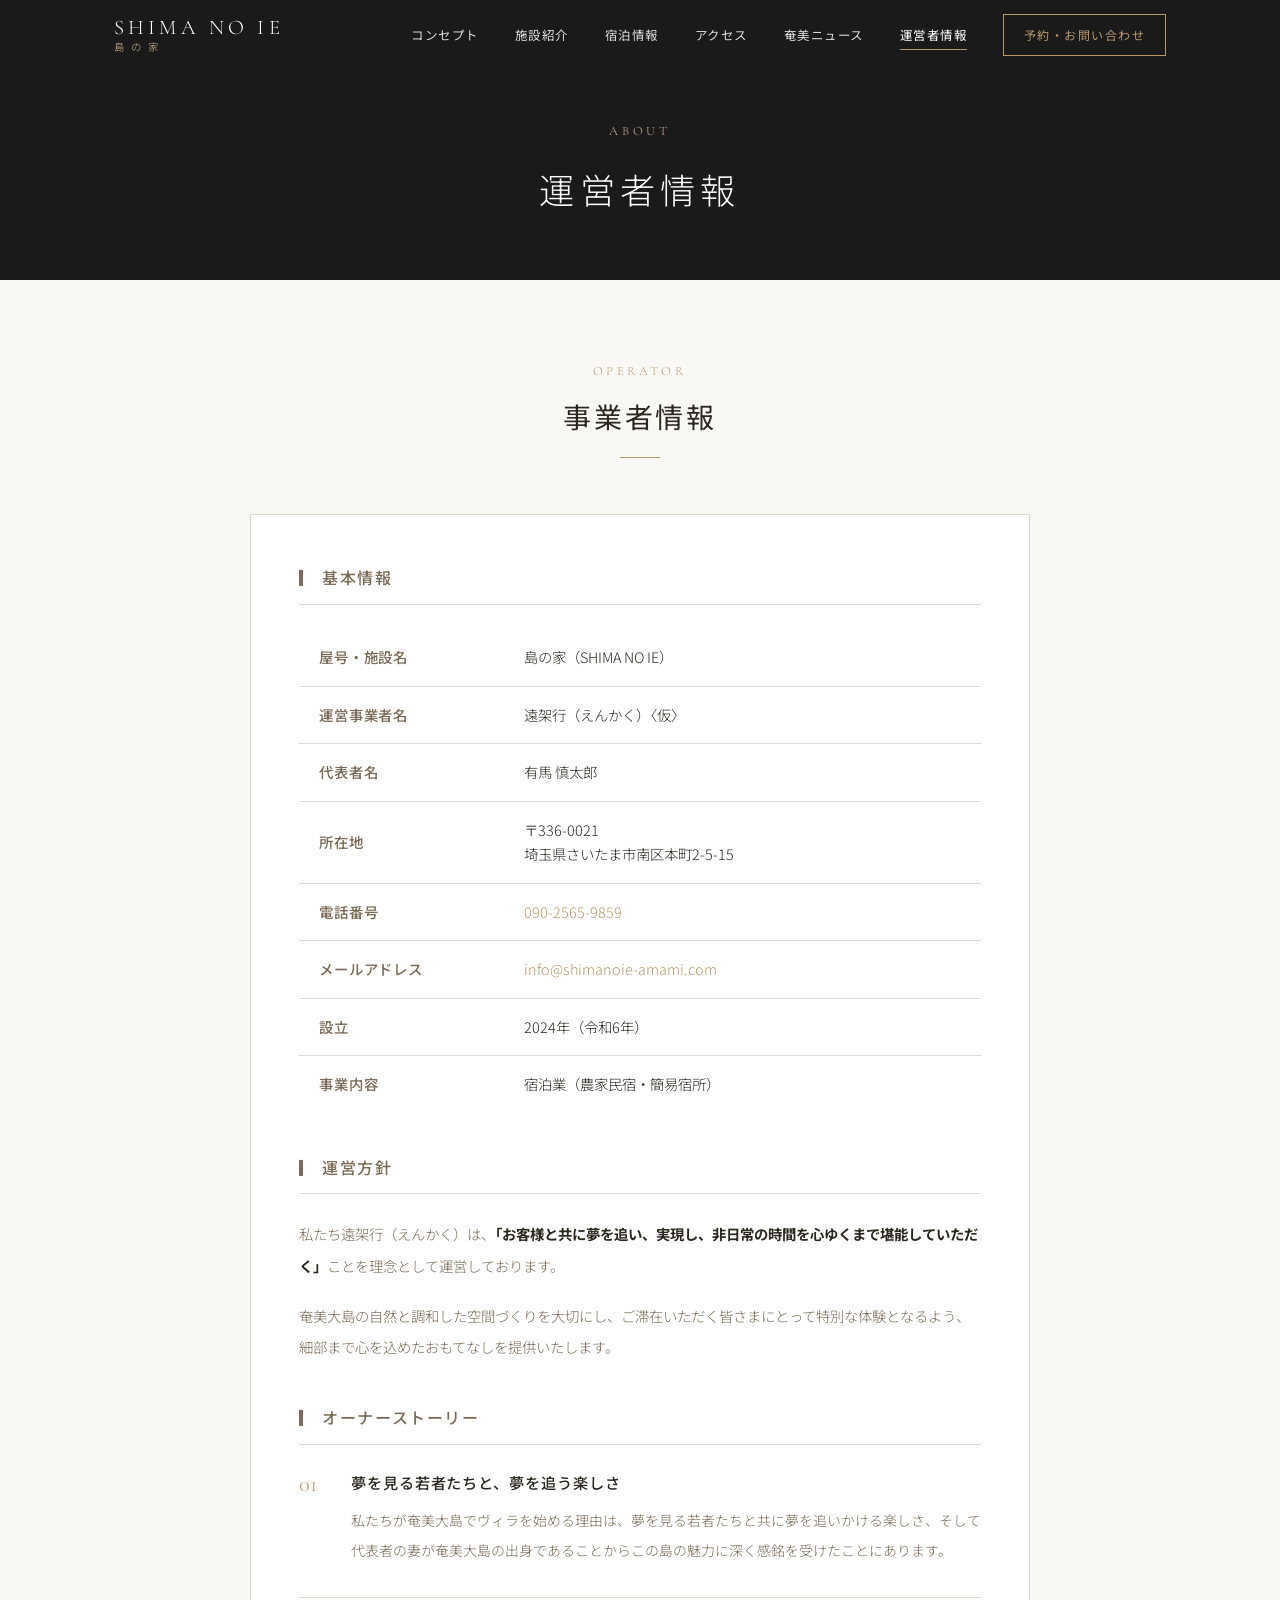
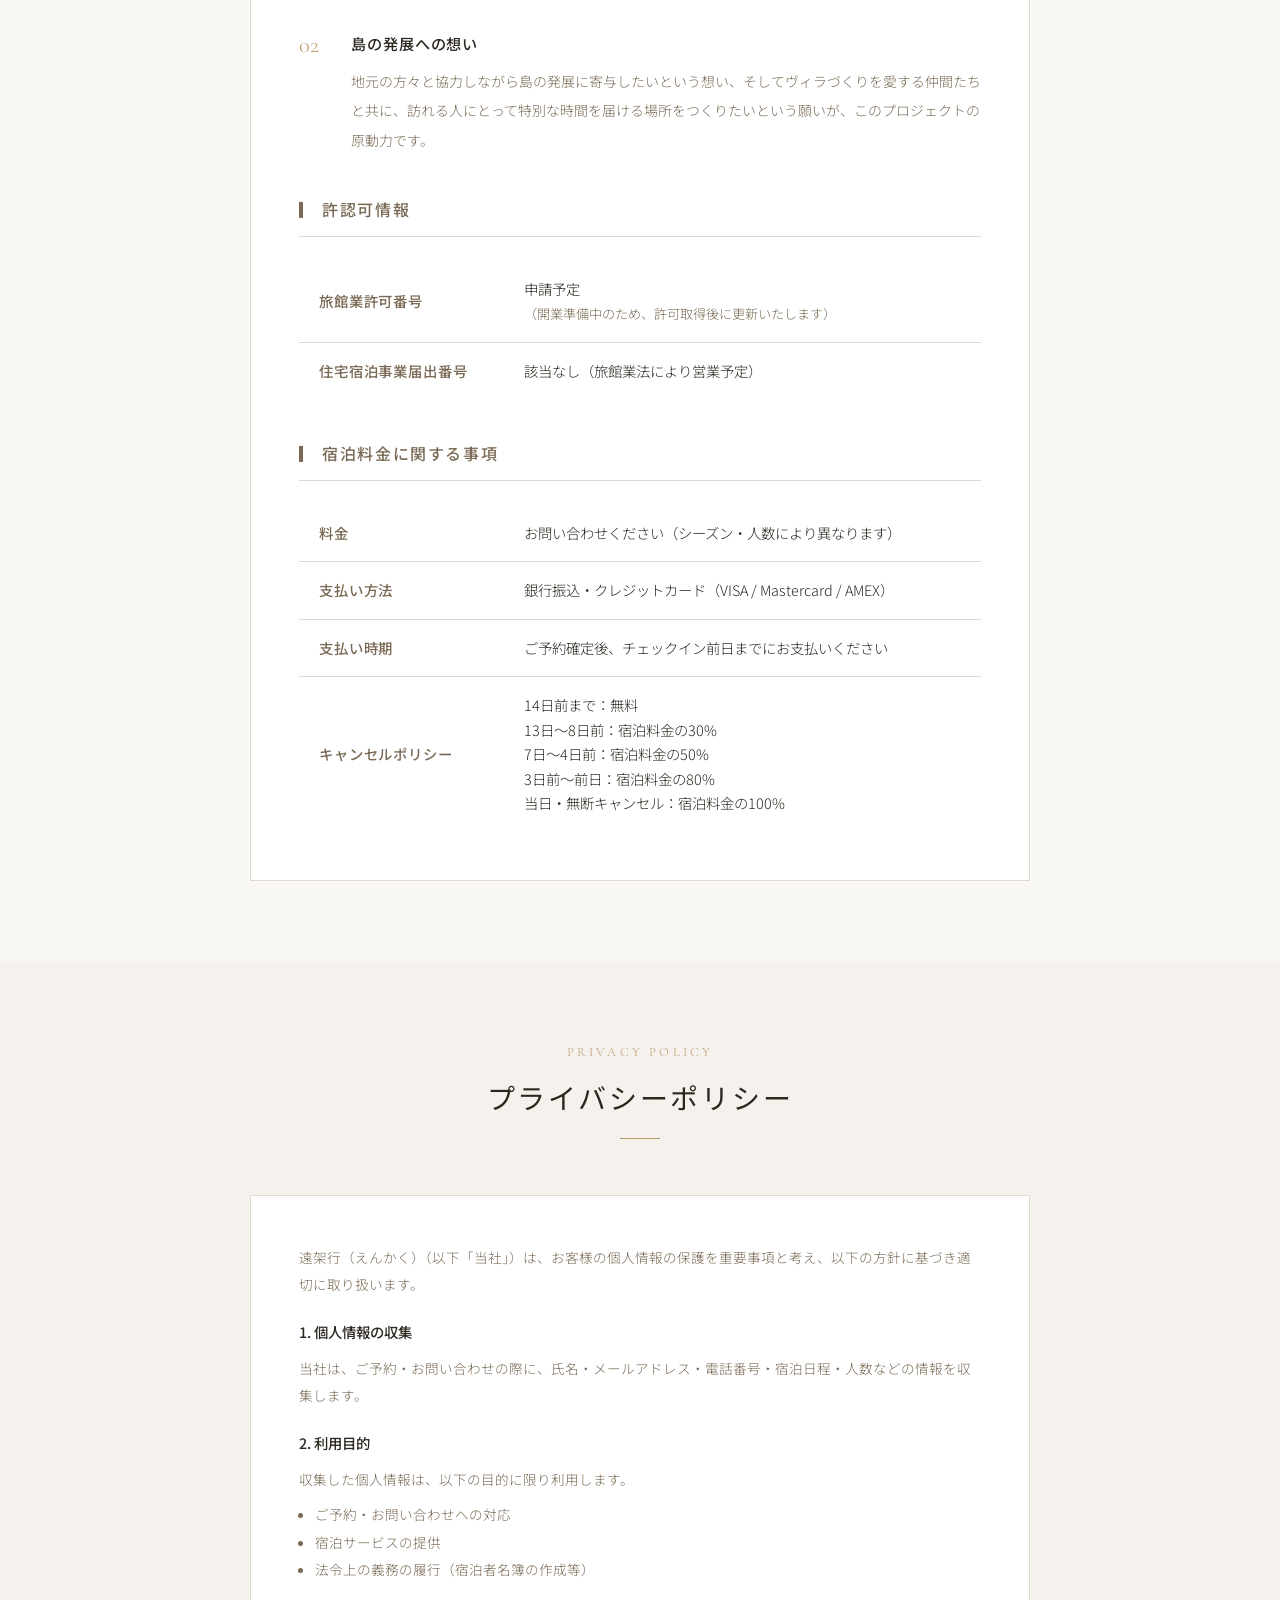
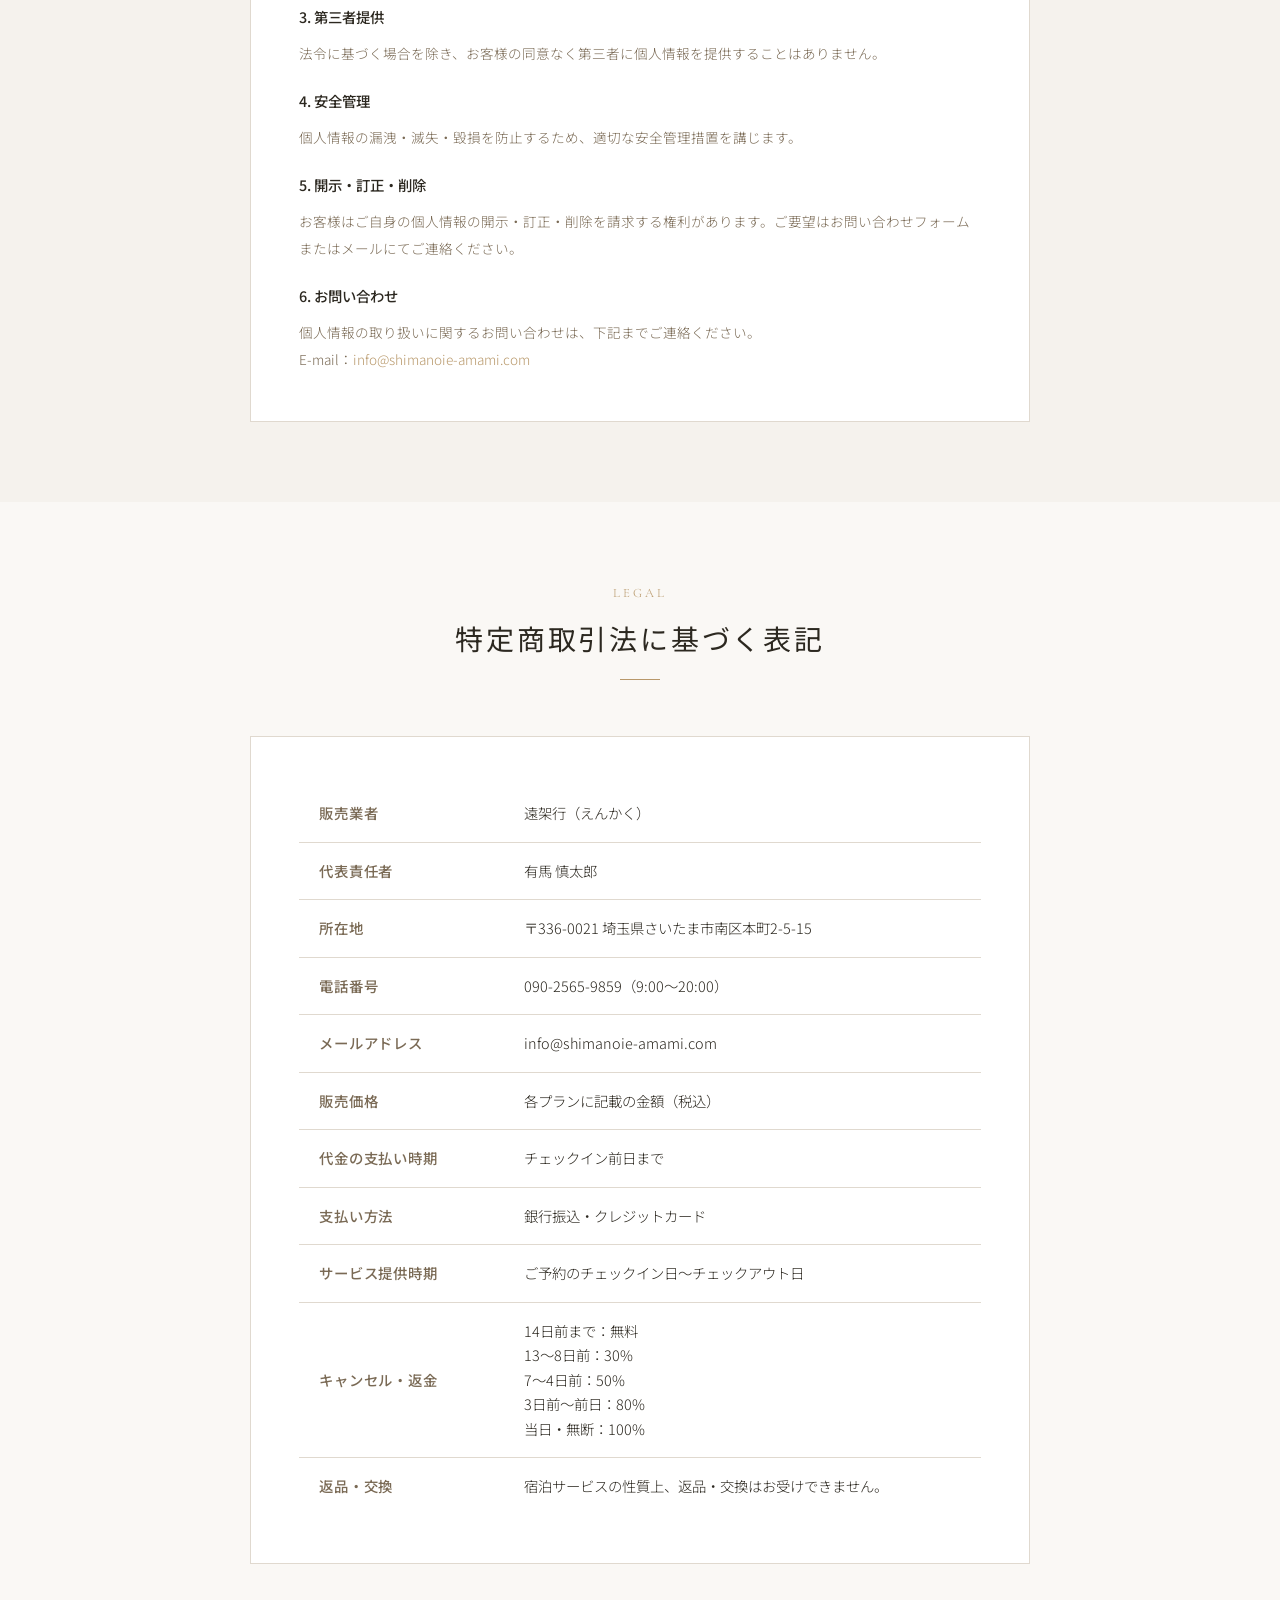
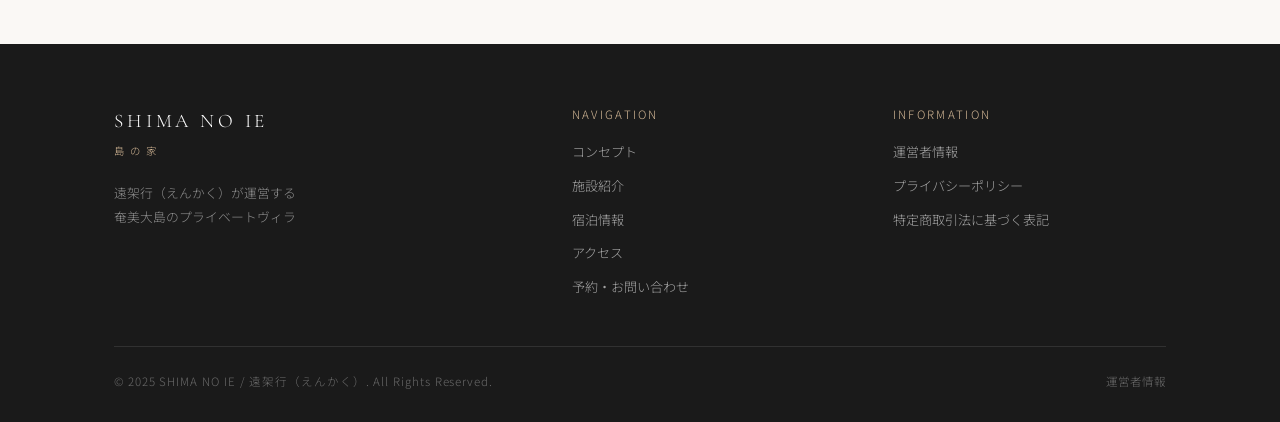
<file: about.html>
<!DOCTYPE html>
<html lang="ja">
<head>
  <meta charset="UTF-8">
  <meta name="viewport" content="width=device-width, initial-scale=1.0">
  <title>運営者情報｜SHIMA NO IE - 島の家</title>
  <meta name="description" content="遠架行（えんかく）の運営者情報・運営方針・オーナーストーリー・プライバシーポリシー・特定商取引法に基づく表記。">
  <link rel="stylesheet" href="styles.css">
  <style>
    .about-section-title {
      font-size: 1rem;
      font-weight: 500;
      letter-spacing: 0.1em;
      color: var(--color-accent);
      margin-bottom: 24px;
      padding-bottom: 12px;
      border-bottom: 1px solid var(--color-border);
    }
    .policy-text {
      font-size: 0.85rem;
      line-height: 2;
      color: var(--color-accent);
    }
    .policy-text h4 {
      font-size: 0.9rem;
      font-weight: 500;
      color: var(--color-text);
      margin: 20px 0 8px;
    }
    /* 運営方針・ストーリーブロック */
    .about-narrative {
      font-size: 0.9rem;
      line-height: 2.2;
      color: var(--color-accent);
    }
    .about-narrative p {
      margin-bottom: 18px;
    }
    .about-narrative p:last-child {
      margin-bottom: 0;
    }
    .about-story-item {
      display: grid;
      grid-template-columns: 32px 1fr;
      gap: 0 20px;
      margin-bottom: 32px;
      padding-bottom: 32px;
      border-bottom: 1px solid var(--color-border);
    }
    .about-story-item:last-child {
      margin-bottom: 0;
      padding-bottom: 0;
      border-bottom: none;
    }
    .about-story-item__num {
      font-family: var(--font-serif);
      font-size: 1.4rem;
      font-weight: 300;
      color: var(--color-gold);
      line-height: 1.3;
    }
    .about-story-item__title {
      font-size: 0.95rem;
      font-weight: 500;
      letter-spacing: 0.06em;
      color: var(--color-text);
      margin-bottom: 10px;
    }
    .about-story-item__text {
      font-size: 0.87rem;
      line-height: 2.1;
      color: var(--color-accent);
    }
    @media (max-width: 768px) {
      .about-story-item {
        grid-template-columns: 28px 1fr;
        gap: 0 14px;
      }
    }
  </style>
</head>
<body>

  <!-- ヘッダー -->
  <header class="site-header solid" id="site-header">
    <div class="header-inner">
      <a href="index.html" class="site-logo">
        <span class="site-logo__en">SHIMA NO IE</span>
        <span class="site-logo__jp">島 の 家</span>
      </a>
      <nav class="site-nav">
        <a href="concept.html">コンセプト</a>
        <a href="facility.html">施設紹介</a>
        <a href="stay-info.html">宿泊情報</a>
        <a href="access.html">アクセス</a>
        <a href="news.html">奄美ニュース</a>
        <a href="about.html" class="active">運営者情報</a>
        <a href="contact.html" class="nav-cta">予約・お問い合わせ</a>
      </nav>
      <button class="hamburger" id="hamburger" aria-label="メニューを開く">
        <span></span><span></span><span></span>
      </button>
    </div>
  </header>
  <nav class="mobile-nav" id="mobile-nav">
    <a href="concept.html">コンセプト</a>
    <a href="facility.html">施設紹介</a>
    <a href="stay-info.html">宿泊情報</a>
    <a href="access.html">アクセス</a>
    <a href="news.html">奄美ニュース</a>
    <a href="about.html">運営者情報</a>
    <a href="contact.html">予約・お問い合わせ</a>
  </nav>

  <!-- ページヒーロー -->
  <div class="page-hero">
    <div class="page-hero__content">
      <span class="page-hero__label">About</span>
      <h1 class="page-hero__title">運営者情報</h1>
    </div>
  </div>

  <!-- ============================================================
       事業者情報
       ============================================================ -->
  <section class="section">
    <div class="container">
      <div class="section-header fade-in">
        <span class="section-label">Operator</span>
        <h2 class="section-title">事業者情報</h2>
      </div>

      <div class="about-box fade-in">
        <h3 class="about-section-title">▎ 基本情報</h3>
        <table class="info-table" style="margin-bottom:40px;">
          <tbody>
            <tr>
              <th>屋号・施設名</th>
              <td>島の家（SHIMA NO IE）</td>
            </tr>
            <tr>
              <th>運営事業者名</th>
              <td>遠架行（えんかく）〈仮〉</td>
            </tr>
            <tr>
              <th>代表者名</th>
              <td>有馬 慎太郎</td>
            </tr>
            <tr>
              <th>所在地</th>
              <td>
                〒336-0021<br>
                埼玉県さいたま市南区本町2-5-15
              </td>
            </tr>
            <tr>
              <th>電話番号</th>
              <td><a href="tel:09025659859" style="color:var(--color-gold);">090-2565-9859</a></td>
            </tr>
            <tr>
              <th>メールアドレス</th>
              <td><a href="mailto:info@shimanoie-amami.com" style="color:var(--color-gold);">info@shimanoie-amami.com</a></td>
            </tr>
            <tr>
              <th>設立</th>
              <td>2024年（令和6年）</td>
            </tr>
            <tr>
              <th>事業内容</th>
              <td>宿泊業（農家民宿・簡易宿所）</td>
            </tr>
          </tbody>
        </table>

        <h3 class="about-section-title">▎ 運営方針</h3>
        <div class="about-narrative" style="margin-bottom:40px;">
          <p>
            私たち遠架行（えんかく）は、<strong style="color:var(--color-text);">「お客様と共に夢を追い、実現し、非日常の時間を心ゆくまで堪能していただく」</strong>ことを理念として運営しております。
          </p>
          <p>
            奄美大島の自然と調和した空間づくりを大切にし、ご滞在いただく皆さまにとって特別な体験となるよう、細部まで心を込めたおもてなしを提供いたします。
          </p>
        </div>

        <h3 class="about-section-title">▎ オーナーストーリー</h3>
        <div style="margin-bottom:40px;">
          <div class="about-story-item">
            <div class="about-story-item__num">01</div>
            <div>
              <h4 class="about-story-item__title">夢を見る若者たちと、夢を追う楽しさ</h4>
              <p class="about-story-item__text">
                私たちが奄美大島でヴィラを始める理由は、夢を見る若者たちと共に夢を追いかける楽しさ、そして代表者の妻が奄美大島の出身であることからこの島の魅力に深く感銘を受けたことにあります。
              </p>
            </div>
          </div>
          <div class="about-story-item">
            <div class="about-story-item__num">02</div>
            <div>
              <h4 class="about-story-item__title">島の発展への想い</h4>
              <p class="about-story-item__text">
                地元の方々と協力しながら島の発展に寄与したいという想い、そしてヴィラづくりを愛する仲間たちと共に、訪れる人にとって特別な時間を届ける場所をつくりたいという願いが、このプロジェクトの原動力です。
              </p>
            </div>
          </div>
        </div>

        <h3 class="about-section-title">▎ 許認可情報</h3>
        <table class="info-table" style="margin-bottom:40px;">
          <tbody>
            <tr>
              <th>旅館業許可番号</th>
              <td>申請予定<br>
                  <span style="font-size:0.82rem;color:var(--color-accent);">（開業準備中のため、許可取得後に更新いたします）</span>
              </td>
            </tr>
            <tr>
              <th>住宅宿泊事業届出番号</th>
              <td>該当なし（旅館業法により営業予定）</td>
            </tr>
          </tbody>
        </table>

        <h3 class="about-section-title">▎ 宿泊料金に関する事項</h3>
        <table class="info-table">
          <tbody>
            <tr>
              <th>料金</th>
              <td>お問い合わせください（シーズン・人数により異なります）</td>
            </tr>
            <tr>
              <th>支払い方法</th>
              <td>銀行振込・クレジットカード（VISA / Mastercard / AMEX）</td>
            </tr>
            <tr>
              <th>支払い時期</th>
              <td>ご予約確定後、チェックイン前日までにお支払いください</td>
            </tr>
            <tr>
              <th>キャンセルポリシー</th>
              <td>
                14日前まで：無料<br>
                13日〜8日前：宿泊料金の30%<br>
                7日〜4日前：宿泊料金の50%<br>
                3日前〜前日：宿泊料金の80%<br>
                当日・無断キャンセル：宿泊料金の100%
              </td>
            </tr>
          </tbody>
        </table>
      </div>
    </div>
  </section>

  <!-- ============================================================
       プライバシーポリシー
       ============================================================ -->
  <section class="section section--gray" id="privacy">
    <div class="container">
      <div class="section-header fade-in">
        <span class="section-label">Privacy Policy</span>
        <h2 class="section-title">プライバシーポリシー</h2>
      </div>

      <div class="about-box fade-in">
        <div class="policy-text">
          <p>遠架行（えんかく）（以下「当社」）は、お客様の個人情報の保護を重要事項と考え、以下の方針に基づき適切に取り扱います。</p>

          <h4>1. 個人情報の収集</h4>
          <p>当社は、ご予約・お問い合わせの際に、氏名・メールアドレス・電話番号・宿泊日程・人数などの情報を収集します。</p>

          <h4>2. 利用目的</h4>
          <p>収集した個人情報は、以下の目的に限り利用します。</p>
          <ul style="margin:8px 0 8px 16px;list-style:disc;">
            <li>ご予約・お問い合わせへの対応</li>
            <li>宿泊サービスの提供</li>
            <li>法令上の義務の履行（宿泊者名簿の作成等）</li>
          </ul>

          <h4>3. 第三者提供</h4>
          <p>法令に基づく場合を除き、お客様の同意なく第三者に個人情報を提供することはありません。</p>

          <h4>4. 安全管理</h4>
          <p>個人情報の漏洩・滅失・毀損を防止するため、適切な安全管理措置を講じます。</p>

          <h4>5. 開示・訂正・削除</h4>
          <p>お客様はご自身の個人情報の開示・訂正・削除を請求する権利があります。ご要望はお問い合わせフォームまたはメールにてご連絡ください。</p>

          <h4>6. お問い合わせ</h4>
          <p>個人情報の取り扱いに関するお問い合わせは、下記までご連絡ください。<br>
          E-mail：<a href="mailto:info@shimanoie-amami.com" style="color:var(--color-gold);">info@shimanoie-amami.com</a></p>
        </div>
      </div>
    </div>
  </section>

  <!-- ============================================================
       特定商取引法
       ============================================================ -->
  <section class="section" id="law">
    <div class="container">
      <div class="section-header fade-in">
        <span class="section-label">Legal</span>
        <h2 class="section-title">特定商取引法に基づく表記</h2>
      </div>

      <div class="about-box fade-in">
        <table class="info-table">
          <tbody>
            <tr>
              <th>販売業者</th>
              <td>遠架行（えんかく）</td>
            </tr>
            <tr>
              <th>代表責任者</th>
              <td>有馬 慎太郎</td>
            </tr>
            <tr>
              <th>所在地</th>
              <td>〒336-0021 埼玉県さいたま市南区本町2-5-15</td>
            </tr>
            <tr>
              <th>電話番号</th>
              <td>090-2565-9859（9:00〜20:00）</td>
            </tr>
            <tr>
              <th>メールアドレス</th>
              <td>info@shimanoie-amami.com</td>
            </tr>
            <tr>
              <th>販売価格</th>
              <td>各プランに記載の金額（税込）</td>
            </tr>
            <tr>
              <th>代金の支払い時期</th>
              <td>チェックイン前日まで</td>
            </tr>
            <tr>
              <th>支払い方法</th>
              <td>銀行振込・クレジットカード</td>
            </tr>
            <tr>
              <th>サービス提供時期</th>
              <td>ご予約のチェックイン日〜チェックアウト日</td>
            </tr>
            <tr>
              <th>キャンセル・返金</th>
              <td>
                14日前まで：無料<br>
                13〜8日前：30%<br>
                7〜4日前：50%<br>
                3日前〜前日：80%<br>
                当日・無断：100%
              </td>
            </tr>
            <tr>
              <th>返品・交換</th>
              <td>宿泊サービスの性質上、返品・交換はお受けできません。</td>
            </tr>
          </tbody>
        </table>
      </div>
    </div>
  </section>

  <!-- フッター -->
  <footer class="site-footer">
    <div class="container">
      <div class="footer-inner">
        <div class="footer-brand">
          <div class="footer-brand__logo">
            <span class="footer-brand__en">SHIMA NO IE</span>
            <span class="footer-brand__jp">島 の 家</span>
          </div>
          <p class="footer-brand__text">遠架行（えんかく）が運営する<br>奄美大島のプライベートヴィラ</p>
        </div>
        <div class="footer-nav">
          <p class="footer-nav__title">Navigation</p>
          <div class="footer-nav__links">
            <a href="concept.html">コンセプト</a>
            <a href="facility.html">施設紹介</a>
            <a href="stay-info.html">宿泊情報</a>
            <a href="access.html">アクセス</a>
            <a href="contact.html">予約・お問い合わせ</a>
          </div>
        </div>
        <div class="footer-nav">
          <p class="footer-nav__title">Information</p>
          <div class="footer-nav__links">
            <a href="about.html">運営者情報</a>
            <a href="about.html#privacy">プライバシーポリシー</a>
            <a href="about.html#law">特定商取引法に基づく表記</a>
          </div>
        </div>
      </div>
      <div class="footer-bottom">
        <small>&copy; 2025 SHIMA NO IE / 遠架行（えんかく）. All Rights Reserved.</small>
        <a href="about.html">運営者情報</a>
      </div>
    </div>
  </footer>

  <script src="script.js"></script>
</body>
</html>
</file>
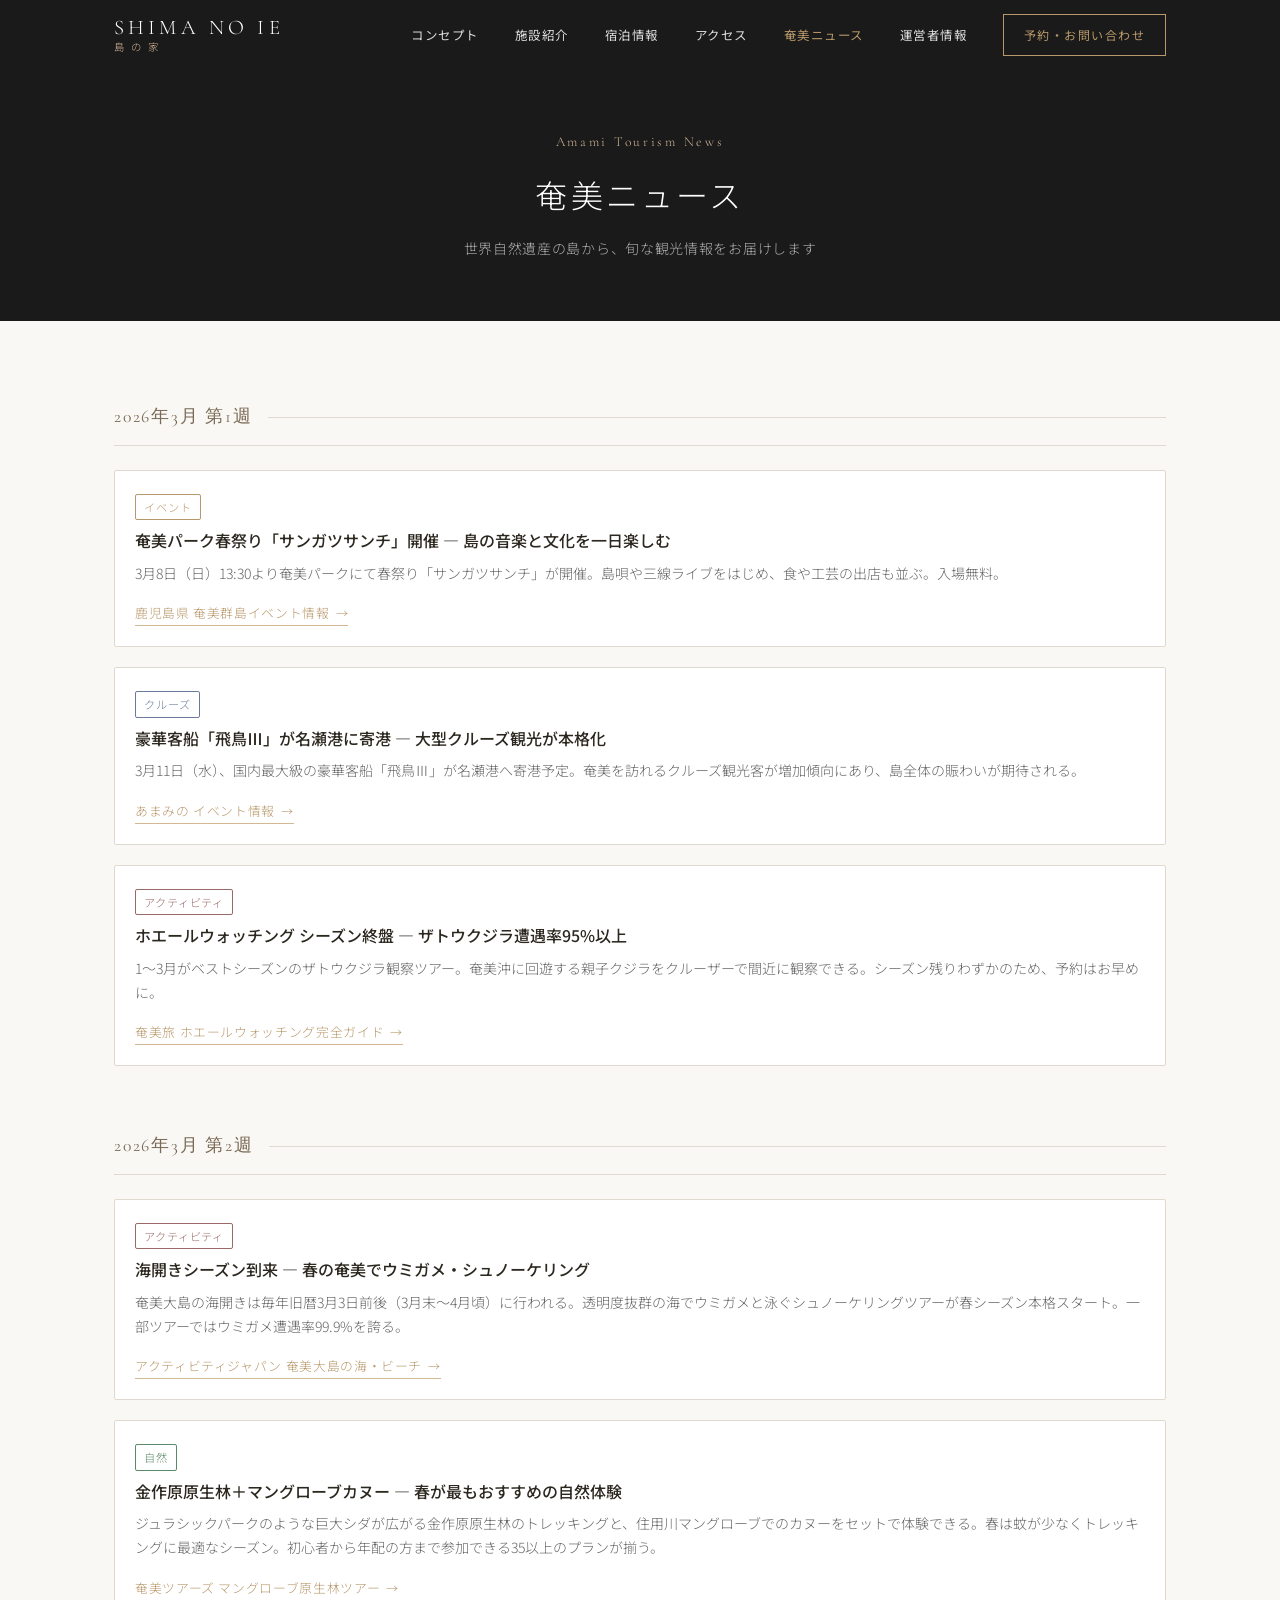
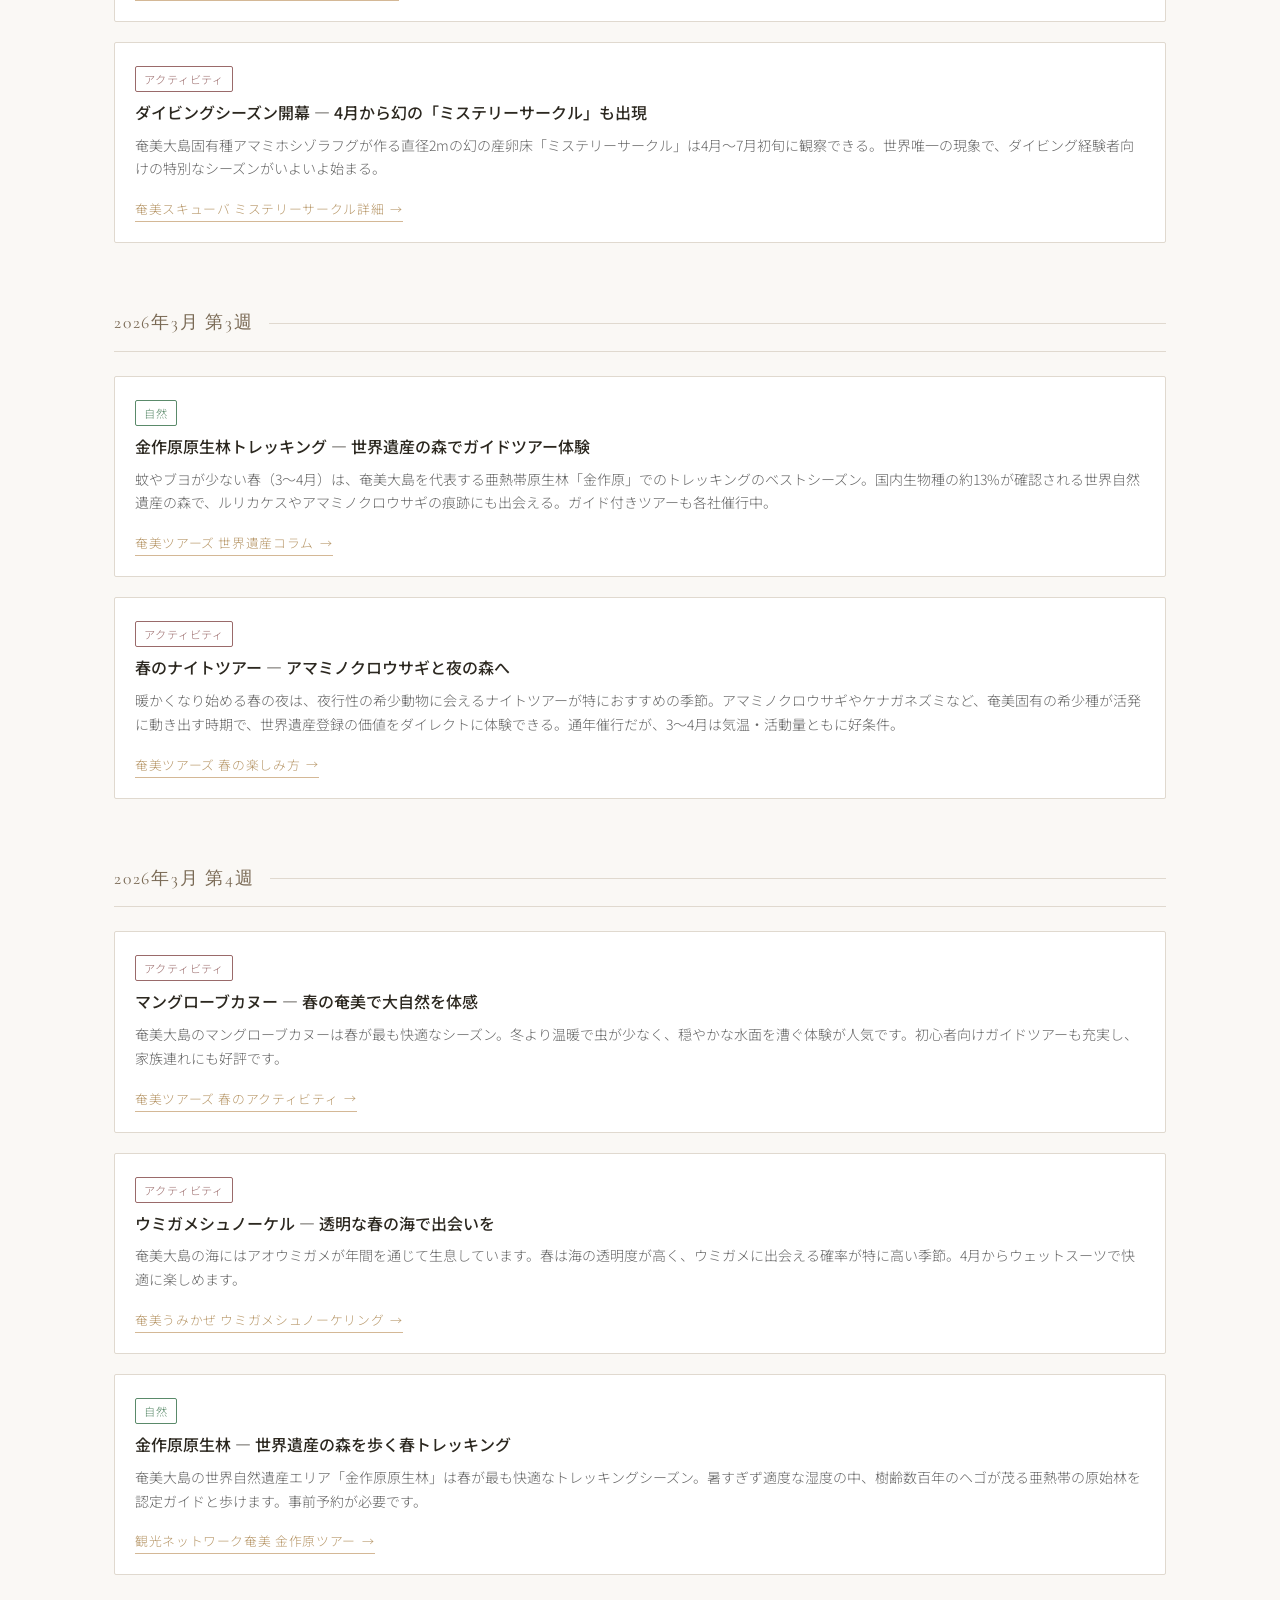
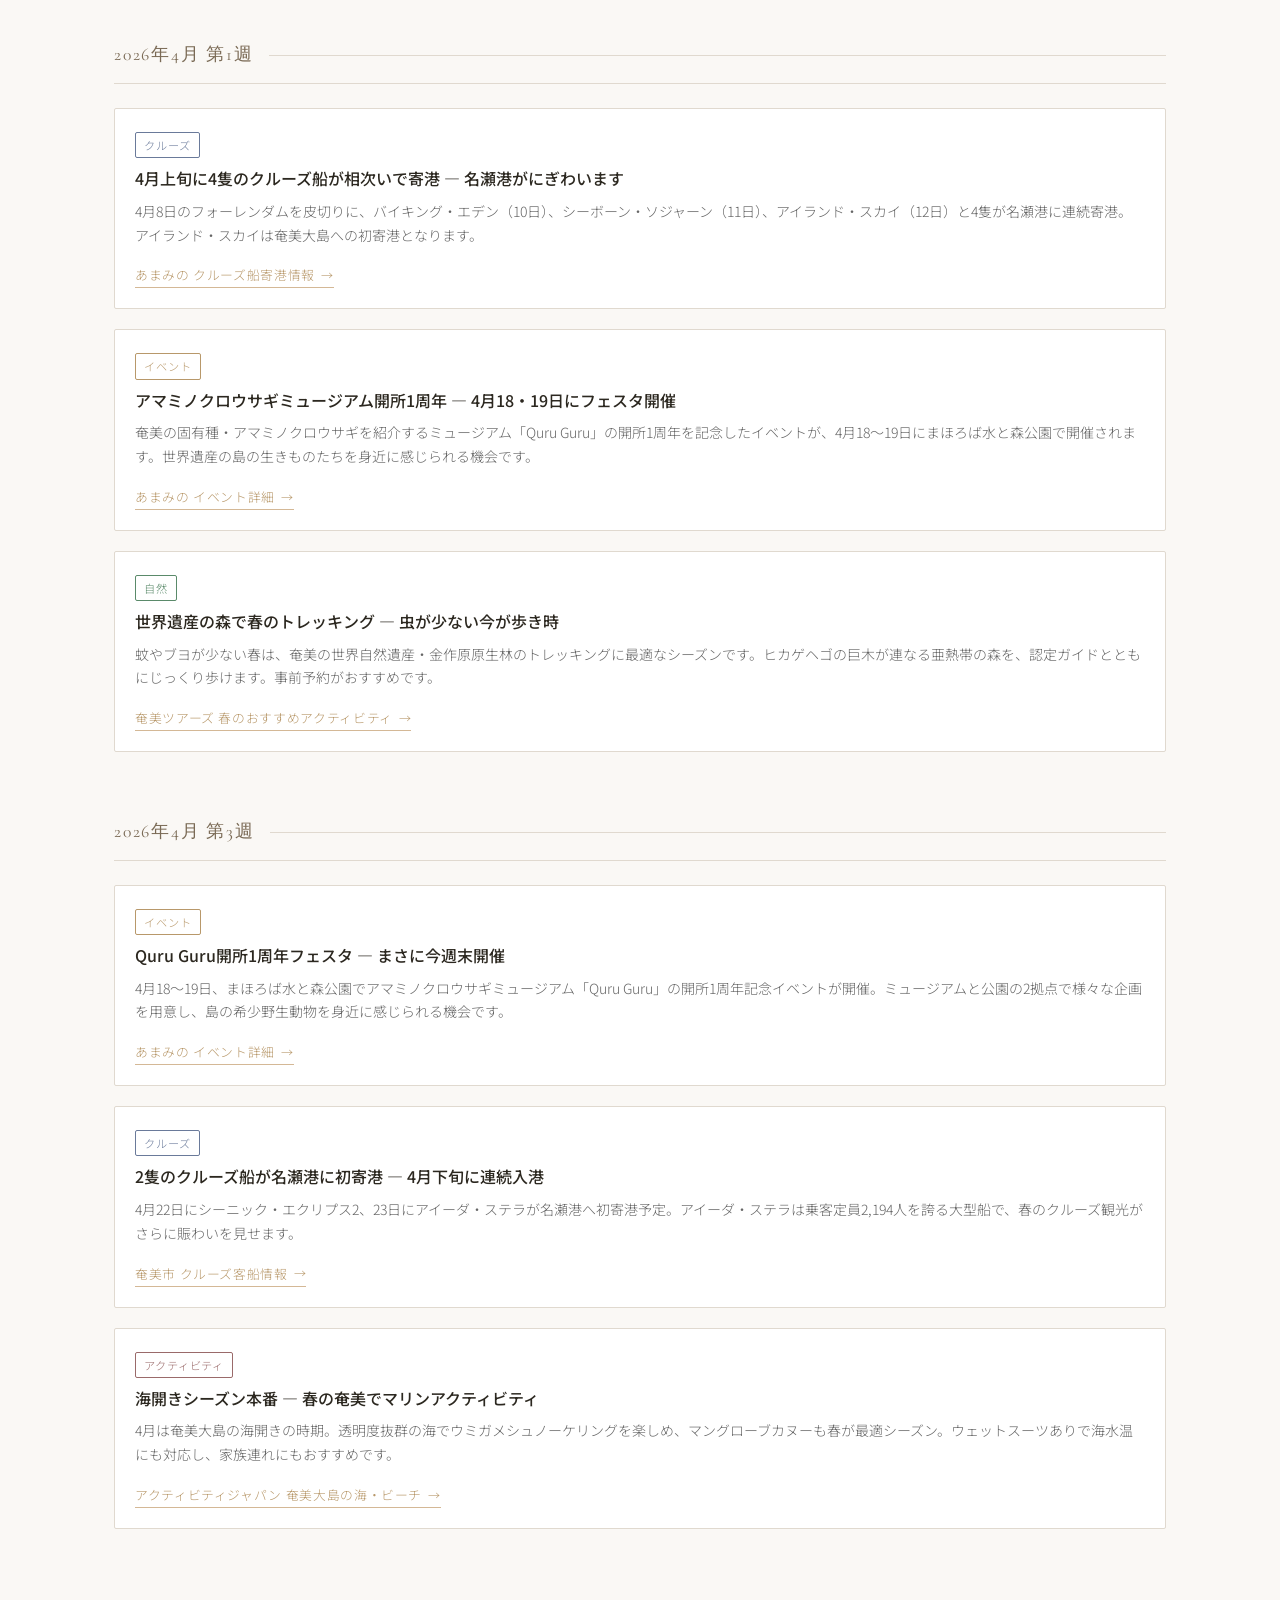
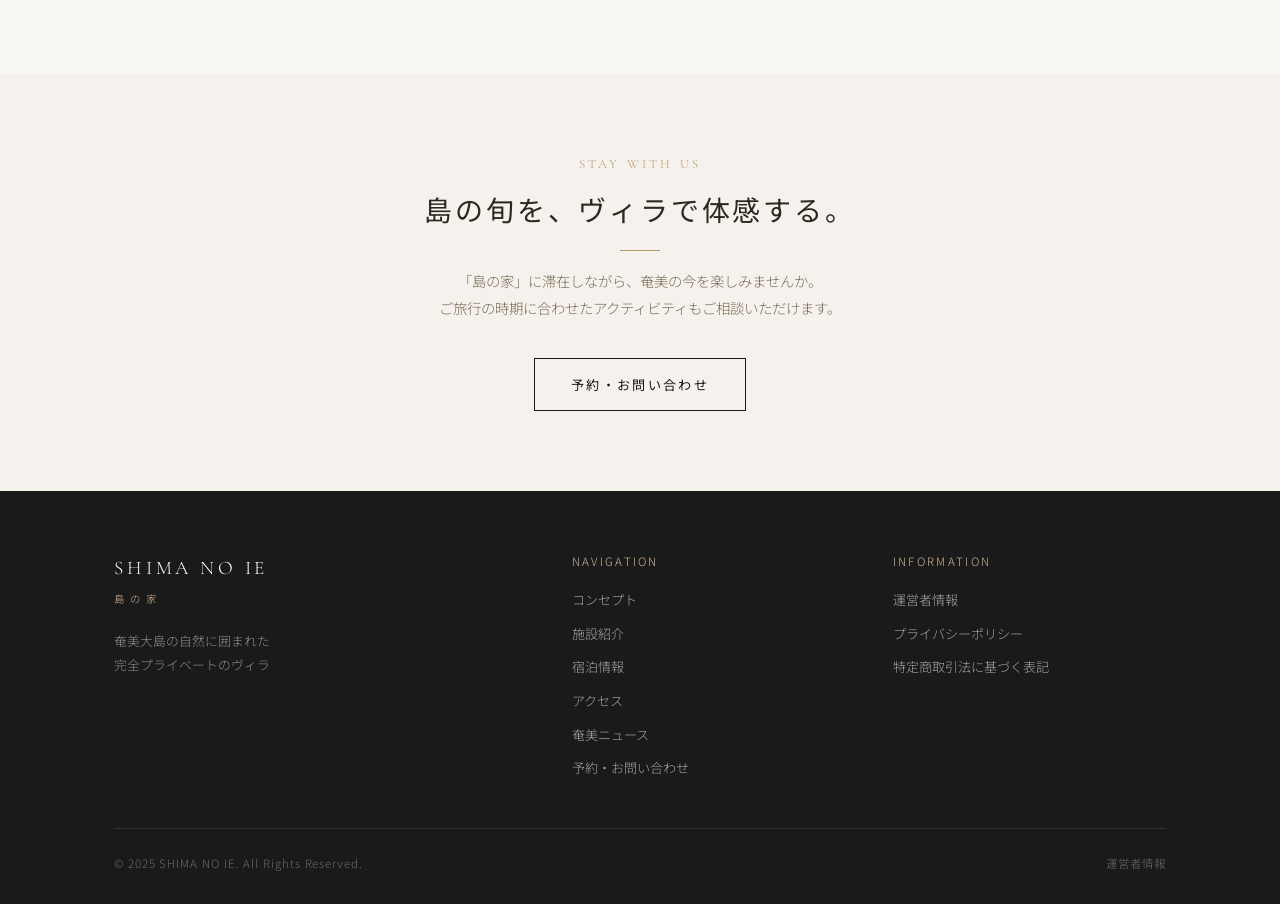
<file: news.html>
<!DOCTYPE html>
<html lang="ja">
<head>
  <meta charset="UTF-8">
  <meta name="viewport" content="width=device-width, initial-scale=1.0">
  <title>奄美ニュース｜SHIMA NO IE 島の家</title>
  <meta name="description" content="奄美大島の最新観光情報・イベント情報をお届けします。世界自然遺産の島の旬なニュースをチェックして、旅の計画にお役立てください。">
  <link rel="stylesheet" href="styles.css">
  <style>
    /* ---- ニュースページ固有スタイル ---- */

    .news-hero {
      background-color: var(--color-dark);
      padding: calc(var(--header-h) + 60px) 0 60px;
      text-align: center;
      color: var(--color-white);
    }
    .news-hero__label {
      display: block;
      font-family: var(--font-serif);
      font-size: 0.85rem;
      letter-spacing: 0.2em;
      color: var(--color-gold-light);
      margin-bottom: 12px;
    }
    .news-hero__title {
      font-family: var(--font-sans);
      font-size: 2rem;
      font-weight: 300;
      letter-spacing: 0.1em;
      margin-bottom: 12px;
    }
    .news-hero__sub {
      font-size: 0.875rem;
      color: rgba(255,255,255,0.65);
      letter-spacing: 0.05em;
    }

    /* ---- 週セクション ---- */
    .news-week {
      margin-bottom: 64px;
    }
    .news-week__heading {
      display: flex;
      align-items: center;
      gap: 16px;
      margin-bottom: 24px;
      padding-bottom: 12px;
      border-bottom: 1px solid var(--color-border);
    }
    .news-week__heading h2 {
      font-family: var(--font-serif);
      font-size: 1.1rem;
      font-weight: 400;
      letter-spacing: 0.1em;
      color: var(--color-accent);
    }
    .news-week__heading::after {
      content: '';
      flex: 1;
      height: 1px;
      background: var(--color-border);
    }

    /* ---- ニュースカード ---- */
    .news-list {
      display: flex;
      flex-direction: column;
      gap: 20px;
    }
    .news-card {
      padding: 20px;
      background: var(--color-white);
      border: 1px solid var(--color-border);
      border-radius: var(--radius);
      transition: box-shadow var(--transition);
    }
    .news-card:hover {
      box-shadow: var(--shadow);
    }
    .news-card__body {}
    .news-card__tag {
      display: inline-block;
      font-size: 0.7rem;
      letter-spacing: 0.08em;
      padding: 2px 8px;
      border: 1px solid var(--color-gold-light);
      color: var(--color-gold);
      border-radius: 2px;
      margin-bottom: 8px;
    }
    .news-card__title {
      font-size: 1rem;
      font-weight: 500;
      line-height: 1.6;
      margin-bottom: 8px;
      color: var(--color-text);
    }
    .news-card__summary {
      font-size: 0.875rem;
      line-height: 1.7;
      color: #666;
      margin-bottom: 12px;
    }
    .news-card__link {
      display: inline-flex;
      align-items: center;
      gap: 6px;
      font-size: 0.8rem;
      color: var(--color-gold);
      letter-spacing: 0.05em;
      border-bottom: 1px solid var(--color-gold-light);
      padding-bottom: 1px;
    }
    .news-card__link::after {
      content: '→';
      font-size: 0.75rem;
    }
    .news-card__link:hover {
      opacity: 0.7;
    }

    /* ---- タグ別カラー ---- */
    .tag--event   { border-color: #b8986a; color: #b8986a; }
    .tag--nature  { border-color: #5a8a6a; color: #5a8a6a; }
    .tag--cruise  { border-color: #6a7a9a; color: #6a7a9a; }
    .tag--activity { border-color: #9a6a6a; color: #9a6a6a; }

  </style>
</head>
<body>

  <!-- ヘッダー -->
  <header class="site-header" id="site-header">
    <div class="header-inner">
      <a href="index.html" class="site-logo">
        <span class="site-logo__en">SHIMA NO IE</span>
        <span class="site-logo__jp">島 の 家</span>
      </a>
      <nav class="site-nav">
        <a href="concept.html">コンセプト</a>
        <a href="facility.html">施設紹介</a>
        <a href="stay-info.html">宿泊情報</a>
        <a href="access.html">アクセス</a>
        <a href="news.html" style="color:var(--color-gold);">奄美ニュース</a>
        <a href="about.html">運営者情報</a>
        <a href="contact.html" class="nav-cta">予約・お問い合わせ</a>
      </nav>
      <button class="hamburger" id="hamburger" aria-label="メニューを開く">
        <span></span><span></span><span></span>
      </button>
    </div>
  </header>

  <!-- モバイルナビ -->
  <nav class="mobile-nav" id="mobile-nav">
    <a href="concept.html">コンセプト</a>
    <a href="facility.html">施設紹介</a>
    <a href="stay-info.html">宿泊情報</a>
    <a href="access.html">アクセス</a>
    <a href="news.html">奄美ニュース</a>
    <a href="about.html">運営者情報</a>
    <a href="contact.html">予約・お問い合わせ</a>
  </nav>

  <!-- ページヘッダー -->
  <div class="news-hero">
    <span class="news-hero__label">Amami Tourism News</span>
    <h1 class="news-hero__title">奄美ニュース</h1>
    <p class="news-hero__sub">世界自然遺産の島から、旬な観光情報をお届けします</p>
  </div>

  <!-- ニュース本体 -->
  <section class="section">
    <div class="container">

      <!-- ================================================================
           2026年3月 第1週
           ================================================================ -->
      <div class="news-week fade-in">
        <div class="news-week__heading">
          <h2>2026年3月 第1週</h2>
        </div>

        <div class="news-list">

          <!-- ニュース 1 -->
          <div class="news-card">
            <span class="news-card__tag tag--event">イベント</span>
            <p class="news-card__title">奄美パーク春祭り「サンガツサンチ」開催 — 島の音楽と文化を一日楽しむ</p>
            <p class="news-card__summary">3月8日（日）13:30より奄美パークにて春祭り「サンガツサンチ」が開催。島唄や三線ライブをはじめ、食や工芸の出店も並ぶ。入場無料。</p>
            <a class="news-card__link" href="https://www.pref.kagoshima.jp/aq01/chiiki/oshima/chiiki/zeniki/oshirase/gyoji.html" target="_blank" rel="noopener">鹿児島県 奄美群島イベント情報</a>
          </div>

          <!-- ニュース 2 -->
          <div class="news-card">
            <span class="news-card__tag tag--cruise">クルーズ</span>
            <p class="news-card__title">豪華客船「飛鳥Ⅲ」が名瀬港に寄港 — 大型クルーズ観光が本格化</p>
            <p class="news-card__summary">3月11日（水）、国内最大級の豪華客船「飛鳥Ⅲ」が名瀬港へ寄港予定。奄美を訪れるクルーズ観光客が増加傾向にあり、島全体の賑わいが期待される。</p>
            <a class="news-card__link" href="https://www.amami-tourism.org/event/" target="_blank" rel="noopener">あまみの イベント情報</a>
          </div>

          <!-- ニュース 3 -->
          <div class="news-card">
            <span class="news-card__tag tag--activity">アクティビティ</span>
            <p class="news-card__title">ホエールウォッチング シーズン終盤 — ザトウクジラ遭遇率95%以上</p>
            <p class="news-card__summary">1〜3月がベストシーズンのザトウクジラ観察ツアー。奄美沖に回遊する親子クジラをクルーザーで間近に観察できる。シーズン残りわずかのため、予約はお早めに。</p>
            <a class="news-card__link" href="https://amamitabi.com/whale-watching-tours/" target="_blank" rel="noopener">奄美旅 ホエールウォッチング完全ガイド</a>
          </div>

        </div><!-- /news-list -->
      </div><!-- /news-week -->

      <!-- ================================================================
           2026年3月 第2週
           ================================================================ -->
      <div class="news-week fade-in">
        <div class="news-week__heading">
          <h2>2026年3月 第2週</h2>
        </div>

        <div class="news-list">

          <!-- ニュース 1 -->
          <div class="news-card">
            <span class="news-card__tag tag--activity">アクティビティ</span>
            <p class="news-card__title">海開きシーズン到来 — 春の奄美でウミガメ・シュノーケリング</p>
            <p class="news-card__summary">奄美大島の海開きは毎年旧暦3月3日前後（3月末〜4月頃）に行われる。透明度抜群の海でウミガメと泳ぐシュノーケリングツアーが春シーズン本格スタート。一部ツアーではウミガメ遭遇率99.9%を誇る。</p>
            <a class="news-card__link" href="https://activityjapan.com/feature/amami-oshima-sea/" target="_blank" rel="noopener">アクティビティジャパン 奄美大島の海・ビーチ</a>
          </div>

          <!-- ニュース 2 -->
          <div class="news-card">
            <span class="news-card__tag tag--nature">自然</span>
            <p class="news-card__title">金作原原生林＋マングローブカヌー — 春が最もおすすめの自然体験</p>
            <p class="news-card__summary">ジュラシックパークのような巨大シダが広がる金作原原生林のトレッキングと、住用川マングローブでのカヌーをセットで体験できる。春は蚊が少なくトレッキングに最適なシーズン。初心者から年配の方まで参加できる35以上のプランが揃う。</p>
            <a class="news-card__link" href="https://amami-tour.com/en/popular-spot/mangrove.html" target="_blank" rel="noopener">奄美ツアーズ マングローブ原生林ツアー</a>
          </div>

          <!-- ニュース 3 -->
          <div class="news-card">
            <span class="news-card__tag tag--activity">アクティビティ</span>
            <p class="news-card__title">ダイビングシーズン開幕 — 4月から幻の「ミステリーサークル」も出現</p>
            <p class="news-card__summary">奄美大島固有種アマミホシゾラフグが作る直径2mの幻の産卵床「ミステリーサークル」は4月〜7月初旬に観察できる。世界唯一の現象で、ダイビング経験者向けの特別なシーズンがいよいよ始まる。</p>
            <a class="news-card__link" href="https://amamiscuba.com/cropcircle/" target="_blank" rel="noopener">奄美スキューバ ミステリーサークル詳細</a>
          </div>

        </div><!-- /news-list -->
      </div><!-- /news-week -->

      <!-- ================================================================
           2026年3月 第3週
           ================================================================ -->
      <div class="news-week fade-in">
        <div class="news-week__heading">
          <h2>2026年3月 第3週</h2>
        </div>

        <div class="news-list">

          <!-- ニュース 1 -->
          <div class="news-card">
            <span class="news-card__tag tag--nature">自然</span>
            <p class="news-card__title">金作原原生林トレッキング ― 世界遺産の森でガイドツアー体験</p>
            <p class="news-card__summary">蚊やブヨが少ない春（3〜4月）は、奄美大島を代表する亜熱帯原生林「金作原」でのトレッキングのベストシーズン。国内生物種の約13%が確認される世界自然遺産の森で、ルリカケスやアマミノクロウサギの痕跡にも出会える。ガイド付きツアーも各社催行中。</p>
            <a class="news-card__link" href="https://amami-tour.com/en/column/amamisekaiisan" target="_blank" rel="noopener">奄美ツアーズ 世界遺産コラム</a>
          </div>

          <!-- ニュース 2 -->
          <div class="news-card">
            <span class="news-card__tag tag--activity">アクティビティ</span>
            <p class="news-card__title">春のナイトツアー ― アマミノクロウサギと夜の森へ</p>
            <p class="news-card__summary">暖かくなり始める春の夜は、夜行性の希少動物に会えるナイトツアーが特におすすめの季節。アマミノクロウサギやケナガネズミなど、奄美固有の希少種が活発に動き出す時期で、世界遺産登録の価値をダイレクトに体験できる。通年催行だが、3〜4月は気温・活動量ともに好条件。</p>
            <a class="news-card__link" href="https://amami-tour.com/en/column/spring" target="_blank" rel="noopener">奄美ツアーズ 春の楽しみ方</a>
          </div>

        </div><!-- /news-list -->
      </div><!-- /news-week -->

      <!-- ================================================================
           2026年3月 第4週
           ================================================================ -->
      <div class="news-week fade-in">
        <div class="news-week__heading">
          <h2>2026年3月 第4週</h2>
        </div>

        <div class="news-list">

          <!-- ニュース 1 -->
          <div class="news-card">
            <span class="news-card__tag tag--activity">アクティビティ</span>
            <p class="news-card__title">マングローブカヌー — 春の奄美で大自然を体感</p>
            <p class="news-card__summary">奄美大島のマングローブカヌーは春が最も快適なシーズン。冬より温暖で虫が少なく、穏やかな水面を漕ぐ体験が人気です。初心者向けガイドツアーも充実し、家族連れにも好評です。</p>
            <a class="news-card__link" href="https://amami-tour.com/en/column/spring" target="_blank" rel="noopener">奄美ツアーズ 春のアクティビティ</a>
          </div>

          <!-- ニュース 2 -->
          <div class="news-card">
            <span class="news-card__tag tag--activity">アクティビティ</span>
            <p class="news-card__title">ウミガメシュノーケル — 透明な春の海で出会いを</p>
            <p class="news-card__summary">奄美大島の海にはアオウミガメが年間を通じて生息しています。春は海の透明度が高く、ウミガメに出会える確率が特に高い季節。4月からウェットスーツで快適に楽しめます。</p>
            <a class="news-card__link" href="https://amami-umikaze.net/amamidiving-umigamesnorkelling.html" target="_blank" rel="noopener">奄美うみかぜ ウミガメシュノーケリング</a>
          </div>

          <!-- ニュース 3 -->
          <div class="news-card">
            <span class="news-card__tag tag--nature">自然</span>
            <p class="news-card__title">金作原原生林 — 世界遺産の森を歩く春トレッキング</p>
            <p class="news-card__summary">奄美大島の世界自然遺産エリア「金作原原生林」は春が最も快適なトレッキングシーズン。暑すぎず適度な湿度の中、樹齢数百年のヘゴが茂る亜熱帯の原始林を認定ガイドと歩けます。事前予約が必要です。</p>
            <a class="news-card__link" href="https://www.amami.com/tour/tour-kinsaku/" target="_blank" rel="noopener">観光ネットワーク奄美 金作原ツアー</a>
          </div>

        </div><!-- /news-list -->
      </div><!-- /news-week -->

      <!-- ================================================================
           2026年4月 第1週
           ================================================================ -->
      <div class="news-week fade-in">
        <div class="news-week__heading">
          <h2>2026年4月 第1週</h2>
        </div>

        <div class="news-list">

          <!-- ニュース 1 -->
          <div class="news-card">
            <span class="news-card__tag tag--cruise">クルーズ</span>
            <p class="news-card__title">4月上旬に4隻のクルーズ船が相次いで寄港 — 名瀬港がにぎわいます</p>
            <p class="news-card__summary">4月8日のフォーレンダムを皮切りに、バイキング・エデン（10日）、シーボーン・ソジャーン（11日）、アイランド・スカイ（12日）と4隻が名瀬港に連続寄港。アイランド・スカイは奄美大島への初寄港となります。</p>
            <a class="news-card__link" href="https://www.amami-tourism.org/event/24418/" target="_blank" rel="noopener">あまみの クルーズ船寄港情報</a>
          </div>

          <!-- ニュース 2 -->
          <div class="news-card">
            <span class="news-card__tag tag--event">イベント</span>
            <p class="news-card__title">アマミノクロウサギミュージアム開所1周年 — 4月18・19日にフェスタ開催</p>
            <p class="news-card__summary">奄美の固有種・アマミノクロウサギを紹介するミュージアム「Quru Guru」の開所1周年を記念したイベントが、4月18〜19日にまほろば水と森公園で開催されます。世界遺産の島の生きものたちを身近に感じられる機会です。</p>
            <a class="news-card__link" href="https://www.amami-tourism.org/event/24494/" target="_blank" rel="noopener">あまみの イベント詳細</a>
          </div>

          <!-- ニュース 3 -->
          <div class="news-card">
            <span class="news-card__tag tag--nature">自然</span>
            <p class="news-card__title">世界遺産の森で春のトレッキング — 虫が少ない今が歩き時</p>
            <p class="news-card__summary">蚊やブヨが少ない春は、奄美の世界自然遺産・金作原原生林のトレッキングに最適なシーズンです。ヒカゲヘゴの巨木が連なる亜熱帯の森を、認定ガイドとともにじっくり歩けます。事前予約がおすすめです。</p>
            <a class="news-card__link" href="https://amami-tour.com/en/column/spring" target="_blank" rel="noopener">奄美ツアーズ 春のおすすめアクティビティ</a>
          </div>

        </div><!-- /news-list -->
      </div><!-- /news-week -->

      <!-- ================================================================
           2026年4月 第3週
           ================================================================ -->
      <div class="news-week fade-in">
        <div class="news-week__heading">
          <h2>2026年4月 第3週</h2>
        </div>

        <div class="news-list">

          <!-- ニュース 1 -->
          <div class="news-card">
            <span class="news-card__tag tag--event">イベント</span>
            <p class="news-card__title">Quru Guru開所1周年フェスタ — まさに今週末開催</p>
            <p class="news-card__summary">4月18〜19日、まほろば水と森公園でアマミノクロウサギミュージアム「Quru Guru」の開所1周年記念イベントが開催。ミュージアムと公園の2拠点で様々な企画を用意し、島の希少野生動物を身近に感じられる機会です。</p>
            <a class="news-card__link" href="https://www.amami-tourism.org/event/24494/" target="_blank" rel="noopener">あまみの イベント詳細</a>
          </div>

          <!-- ニュース 2 -->
          <div class="news-card">
            <span class="news-card__tag tag--cruise">クルーズ</span>
            <p class="news-card__title">2隻のクルーズ船が名瀬港に初寄港 — 4月下旬に連続入港</p>
            <p class="news-card__summary">4月22日にシーニック・エクリプス2、23日にアイーダ・ステラが名瀬港へ初寄港予定。アイーダ・ステラは乗客定員2,194人を誇る大型船で、春のクルーズ観光がさらに賑わいを見せます。</p>
            <a class="news-card__link" href="https://www.city.amami.lg.jp/kanko/kanko/kanko/cruise.html" target="_blank" rel="noopener">奄美市 クルーズ客船情報</a>
          </div>

          <!-- ニュース 3 -->
          <div class="news-card">
            <span class="news-card__tag tag--activity">アクティビティ</span>
            <p class="news-card__title">海開きシーズン本番 — 春の奄美でマリンアクティビティ</p>
            <p class="news-card__summary">4月は奄美大島の海開きの時期。透明度抜群の海でウミガメシュノーケリングを楽しめ、マングローブカヌーも春が最適シーズン。ウェットスーツありで海水温にも対応し、家族連れにもおすすめです。</p>
            <a class="news-card__link" href="https://activityjapan.com/feature/amami-oshima-sea/" target="_blank" rel="noopener">アクティビティジャパン 奄美大島の海・ビーチ</a>
          </div>

        </div><!-- /news-list -->
      </div><!-- /news-week -->

      <!-- ================================================================
           ここより上に新しい週を追加していく
           ================================================================ -->

    </div>
  </section>

  <!-- CTA -->
  <section class="section section--gray">
    <div class="container" style="text-align:center;">
      <div class="fade-in">
        <span class="section-label">Stay with Us</span>
        <h2 class="section-title" style="margin-bottom:16px;">島の旬を、ヴィラで体感する。</h2>
        <p class="section-subtitle" style="margin-bottom:36px;">
          「島の家」に滞在しながら、奄美の今を楽しみませんか。<br>
          ご旅行の時期に合わせたアクティビティもご相談いただけます。
        </p>
        <a href="contact.html" class="btn btn--dark">予約・お問い合わせ</a>
      </div>
    </div>
  </section>

  <!-- フッター -->
  <footer class="site-footer">
    <div class="container">
      <div class="footer-inner">
        <div class="footer-brand">
          <div class="footer-brand__logo">
            <span class="footer-brand__en">SHIMA NO IE</span>
            <span class="footer-brand__jp">島 の 家</span>
          </div>
          <p class="footer-brand__text">
            奄美大島の自然に囲まれた<br>
            完全プライベートのヴィラ
          </p>
        </div>
        <div class="footer-nav">
          <p class="footer-nav__title">Navigation</p>
          <div class="footer-nav__links">
            <a href="concept.html">コンセプト</a>
            <a href="facility.html">施設紹介</a>
            <a href="stay-info.html">宿泊情報</a>
            <a href="access.html">アクセス</a>
            <a href="news.html">奄美ニュース</a>
            <a href="contact.html">予約・お問い合わせ</a>
          </div>
        </div>
        <div class="footer-nav">
          <p class="footer-nav__title">Information</p>
          <div class="footer-nav__links">
            <a href="about.html">運営者情報</a>
            <a href="about.html#privacy">プライバシーポリシー</a>
            <a href="about.html#law">特定商取引法に基づく表記</a>
          </div>
        </div>
      </div>
      <div class="footer-bottom">
        <small>&copy; 2025 SHIMA NO IE. All Rights Reserved.</small>
        <a href="about.html">運営者情報</a>
      </div>
    </div>
  </footer>

  <script src="script.js"></script>
</body>
</html>
</file>
<file: styles.css>
/* ============================================
   VILLA SITE - 共通スタイルシート
   和モダンデザイン / Wa-Modern Design
   ============================================ */

/* --- Google Fonts --- */
@import url('https://fonts.googleapis.com/css2?family=Cormorant+Garamond:ital,wght@0,300;0,400;0,600;1,300;1,400&family=Noto+Sans+JP:wght@300;400;500&display=swap');

/* --- CSS変数 --- */
:root {
  --color-bg: #faf8f5;
  --color-text: #2c2820;
  --color-accent: #7a6a55;
  --color-gold: #b8986a;
  --color-gold-light: #d4b896;
  --color-border: #e0d9cf;
  --color-dark: #1a1a1a;
  --color-dark-overlay: rgba(0, 0, 0, 0.45);
  --color-white: #ffffff;
  --color-light-gray: #f5f2ed;
  --color-line: #06c755;

  --font-sans: 'Noto Sans JP', sans-serif;
  --font-serif: 'Cormorant Garamond', serif;

  --container-max: 1100px;
  --section-padding: 80px 0;
  --header-h: 70px;

  --transition: 0.3s ease;
  --radius: 2px;
  --shadow: 0 4px 20px rgba(0, 0, 0, 0.08);
}

/* --- リセット & ベース --- */
*, *::before, *::after {
  box-sizing: border-box;
  margin: 0;
  padding: 0;
}

html {
  scroll-behavior: smooth;
  font-size: 16px;
}

body {
  font-family: var(--font-sans);
  font-weight: 300;
  color: var(--color-text);
  background-color: var(--color-bg);
  line-height: 1.8;
  -webkit-font-smoothing: antialiased;
}

img {
  max-width: 100%;
  height: auto;
  display: block;
}

a {
  color: inherit;
  text-decoration: none;
  transition: opacity var(--transition);
}

a:hover {
  opacity: 0.75;
}

ul, ol {
  list-style: none;
}

/* --- コンテナ --- */
.container {
  max-width: var(--container-max);
  margin: 0 auto;
  padding: 0 24px;
}

/* --- セクション共通 --- */
.section {
  padding: var(--section-padding);
}

.section--gray {
  background-color: var(--color-light-gray);
}

.section-header {
  text-align: center;
  margin-bottom: 56px;
}

.section-label {
  display: block;
  font-family: var(--font-serif);
  font-size: 0.8rem;
  letter-spacing: 0.25em;
  color: var(--color-gold);
  text-transform: uppercase;
  margin-bottom: 12px;
}

.section-title {
  font-size: 1.75rem;
  font-weight: 400;
  letter-spacing: 0.1em;
  line-height: 1.5;
}

.section-title::after {
  content: '';
  display: block;
  width: 40px;
  height: 1px;
  background: var(--color-gold);
  margin: 20px auto 0;
}

.section-subtitle {
  margin-top: 16px;
  font-size: 0.9rem;
  color: var(--color-accent);
  line-height: 1.9;
}

/* ============================================
   ヘッダー
   ============================================ */
.site-header {
  position: fixed;
  top: 0;
  left: 0;
  right: 0;
  height: var(--header-h);
  z-index: 1000;
  display: flex;
  align-items: center;
  transition: background var(--transition), box-shadow var(--transition);
}

.site-header.transparent {
  background: transparent;
}

.site-header.scrolled {
  background: var(--color-dark);
  box-shadow: 0 2px 20px rgba(0,0,0,0.2);
}

.site-header.solid {
  background: var(--color-dark);
}

.header-inner {
  display: flex;
  align-items: center;
  justify-content: space-between;
  width: 100%;
  max-width: var(--container-max);
  margin: 0 auto;
  padding: 0 24px;
}

/* ロゴ */
.site-logo {
  display: flex;
  flex-direction: column;
  line-height: 1;
}

.site-logo__en {
  font-family: var(--font-serif);
  font-size: 1.3rem;
  font-weight: 300;
  letter-spacing: 0.2em;
  color: var(--color-white);
}

.site-logo__jp {
  font-size: 0.65rem;
  font-weight: 300;
  letter-spacing: 0.25em;
  color: var(--color-gold-light);
  margin-top: 3px;
}

/* PC ナビゲーション */
.site-nav {
  display: flex;
  align-items: center;
  gap: 36px;
}

.site-nav a {
  font-size: 0.78rem;
  font-weight: 400;
  letter-spacing: 0.12em;
  color: rgba(255,255,255,0.85);
  position: relative;
}

.site-nav a::after {
  content: '';
  position: absolute;
  bottom: -4px;
  left: 0;
  right: 0;
  height: 1px;
  background: var(--color-gold);
  transform: scaleX(0);
  transition: transform var(--transition);
}

.site-nav a:hover,
.site-nav a.active {
  color: var(--color-white);
  opacity: 1;
}

.site-nav a:hover::after,
.site-nav a.active::after {
  transform: scaleX(1);
}

.nav-cta {
  display: inline-flex;
  align-items: center;
  padding: 9px 20px;
  border: 1px solid var(--color-gold);
  color: var(--color-gold) !important;
  font-size: 0.75rem !important;
  letter-spacing: 0.15em;
  transition: background var(--transition), color var(--transition) !important;
}

.nav-cta::after {
  display: none !important;
}

.nav-cta:hover {
  background: var(--color-gold) !important;
  color: var(--color-white) !important;
  opacity: 1 !important;
}

/* ハンバーガー */
.hamburger {
  display: none;
  flex-direction: column;
  gap: 5px;
  cursor: pointer;
  padding: 8px;
  background: none;
  border: none;
}

.hamburger span {
  display: block;
  width: 24px;
  height: 1px;
  background: var(--color-white);
  transition: transform var(--transition), opacity var(--transition);
}

.hamburger.open span:nth-child(1) { transform: translateY(6px) rotate(45deg); }
.hamburger.open span:nth-child(2) { opacity: 0; }
.hamburger.open span:nth-child(3) { transform: translateY(-6px) rotate(-45deg); }

/* モバイルメニュー */
.mobile-nav {
  display: none;
  position: fixed;
  top: var(--header-h);
  left: 0;
  right: 0;
  background: var(--color-dark);
  padding: 24px;
  z-index: 999;
  flex-direction: column;
  gap: 0;
  border-top: 1px solid rgba(255,255,255,0.1);
}

.mobile-nav.open {
  display: flex;
}

.mobile-nav a {
  display: block;
  padding: 14px 0;
  font-size: 0.9rem;
  letter-spacing: 0.12em;
  color: rgba(255,255,255,0.85);
  border-bottom: 1px solid rgba(255,255,255,0.08);
}

/* ============================================
   ヒーローセクション
   ============================================ */
.hero {
  position: relative;
  height: 100vh;
  min-height: 600px;
  display: flex;
  align-items: center;
  justify-content: center;
  overflow: hidden;
  background: var(--color-dark);
}

.hero__bg {
  position: absolute;
  inset: 0;
  object-fit: cover;
  width: 100%;
  height: 100%;
  opacity: 0.7;
}

.hero__overlay {
  position: absolute;
  inset: 0;
  background: linear-gradient(
    to bottom,
    rgba(0,0,0,0.2) 0%,
    rgba(0,0,0,0.1) 50%,
    rgba(0,0,0,0.5) 100%
  );
}

.hero__content {
  position: relative;
  text-align: center;
  color: var(--color-white);
  padding: 0 24px;
  max-width: 700px;
}

.hero__label {
  font-family: var(--font-serif);
  font-size: 0.85rem;
  letter-spacing: 0.35em;
  color: var(--color-gold-light);
  text-transform: uppercase;
  display: block;
  margin-bottom: 20px;
  animation: fadeUp 1s ease 0.3s both;
}

.hero__title {
  font-size: clamp(2rem, 5vw, 3.2rem);
  font-weight: 300;
  letter-spacing: 0.15em;
  line-height: 1.6;
  margin-bottom: 24px;
  animation: fadeUp 1s ease 0.5s both;
}

.hero__sub {
  font-size: 0.9rem;
  font-weight: 300;
  letter-spacing: 0.2em;
  color: rgba(255,255,255,0.8);
  margin-bottom: 40px;
  animation: fadeUp 1s ease 0.7s both;
}

.hero__scroll {
  position: absolute;
  bottom: 32px;
  left: 50%;
  transform: translateX(-50%);
  display: flex;
  flex-direction: column;
  align-items: center;
  gap: 8px;
  font-size: 0.65rem;
  letter-spacing: 0.25em;
  color: rgba(255,255,255,0.6);
  animation: fadeIn 1.5s ease 1.2s both;
}

.hero__scroll::after {
  content: '';
  display: block;
  width: 1px;
  height: 40px;
  background: rgba(255,255,255,0.4);
  animation: scrollLine 1.5s ease-in-out infinite;
}

/* ============================================
   ボタン
   ============================================ */
.btn {
  display: inline-flex;
  align-items: center;
  gap: 10px;
  padding: 14px 36px;
  font-size: 0.82rem;
  font-weight: 400;
  letter-spacing: 0.18em;
  border: 1px solid currentColor;
  transition: background var(--transition), color var(--transition), border-color var(--transition);
  cursor: pointer;
}

.btn--primary {
  color: var(--color-white);
  border-color: var(--color-white);
  background: transparent;
}

.btn--primary:hover {
  background: var(--color-white);
  color: var(--color-dark);
  opacity: 1;
}

.btn--dark {
  color: var(--color-dark);
  border-color: var(--color-dark);
  background: transparent;
}

.btn--dark:hover {
  background: var(--color-dark);
  color: var(--color-white);
  opacity: 1;
}

.btn--gold {
  color: var(--color-gold);
  border-color: var(--color-gold);
  background: transparent;
}

.btn--gold:hover {
  background: var(--color-gold);
  color: var(--color-white);
  opacity: 1;
}

.btn--filled {
  background: var(--color-gold);
  color: var(--color-white);
  border-color: var(--color-gold);
}

.btn--filled:hover {
  background: var(--color-accent);
  border-color: var(--color-accent);
  opacity: 1;
}

/* ============================================
   コンセプトセクション
   ============================================ */
.concept-grid {
  display: grid;
  grid-template-columns: repeat(3, 1fr);
  gap: 40px;
  text-align: center;
}

.concept-card__icon {
  font-size: 2rem;
  margin-bottom: 16px;
  color: var(--color-gold);
}

.concept-card__title {
  font-size: 1rem;
  font-weight: 500;
  letter-spacing: 0.1em;
  margin-bottom: 12px;
}

.concept-card__text {
  font-size: 0.85rem;
  color: var(--color-accent);
  line-height: 1.9;
}

/* ============================================
   ギャラリーグリッド
   ============================================ */
.gallery-grid {
  display: grid;
  grid-template-columns: repeat(3, 1fr);
  grid-template-rows: auto auto;
  gap: 12px;
}

.gallery-grid .gallery-item:first-child {
  grid-column: 1 / 3;
  grid-row: 1 / 3;
}

.gallery-item {
  overflow: hidden;
  position: relative;
}

.gallery-item img {
  width: 100%;
  height: 100%;
  object-fit: cover;
  transition: transform 0.6s ease;
  aspect-ratio: 4/3;
}

.gallery-item:first-child img {
  aspect-ratio: unset;
  height: 100%;
  min-height: 320px;
}

.gallery-item:hover img {
  transform: scale(1.04);
}

/* ============================================
   フィーチャーセクション（テキスト＋画像）
   ============================================ */
.feature-row {
  display: grid;
  grid-template-columns: 1fr 1fr;
  gap: 64px;
  align-items: center;
  margin-bottom: 72px;
}

.feature-row:last-child {
  margin-bottom: 0;
}

.feature-row--reverse {
  direction: rtl;
}

.feature-row--reverse > * {
  direction: ltr;
}

.feature-img {
  aspect-ratio: 4/3;
  overflow: hidden;
}

.feature-img img {
  width: 100%;
  height: 100%;
  object-fit: cover;
  transition: transform 0.6s ease;
}

.feature-img:hover img {
  transform: scale(1.03);
}

.feature-text__label {
  font-family: var(--font-serif);
  font-size: 0.78rem;
  letter-spacing: 0.25em;
  color: var(--color-gold);
  text-transform: uppercase;
  display: block;
  margin-bottom: 14px;
}

.feature-text__title {
  font-size: 1.35rem;
  font-weight: 400;
  letter-spacing: 0.08em;
  line-height: 1.7;
  margin-bottom: 20px;
}

.feature-text__body {
  font-size: 0.88rem;
  color: var(--color-accent);
  line-height: 2;
}

/* ============================================
   インフォテーブル
   ============================================ */
.info-table {
  width: 100%;
  border-collapse: collapse;
}

.info-table th,
.info-table td {
  padding: 16px 20px;
  text-align: left;
  border-bottom: 1px solid var(--color-border);
  font-size: 0.9rem;
  line-height: 1.7;
}

.info-table th {
  width: 30%;
  font-weight: 500;
  letter-spacing: 0.06em;
  color: var(--color-accent);
  white-space: nowrap;
}

.info-table tr:last-child th,
.info-table tr:last-child td {
  border-bottom: none;
}

/* ============================================
   アメニティリスト
   ============================================ */
.amenity-section {
  margin-bottom: 40px;
}

.amenity-section__title {
  font-size: 0.9rem;
  font-weight: 500;
  letter-spacing: 0.1em;
  margin-bottom: 16px;
  padding-bottom: 10px;
  border-bottom: 1px solid var(--color-border);
  color: var(--color-accent);
}

.amenity-list {
  display: grid;
  grid-template-columns: repeat(3, 1fr);
  gap: 10px 20px;
}

.amenity-list li {
  font-size: 0.85rem;
  display: flex;
  align-items: center;
  gap: 8px;
}

.amenity-list li::before {
  content: '✓';
  color: var(--color-gold);
  font-size: 0.75rem;
  flex-shrink: 0;
}

/* ============================================
   料金テーブル
   ============================================ */
.price-box {
  background: var(--color-light-gray);
  border: 1px solid var(--color-border);
  padding: 40px;
  text-align: center;
}

.price-box__note {
  font-size: 0.85rem;
  color: var(--color-accent);
  margin-bottom: 12px;
}

.price-box__main {
  font-size: 1.2rem;
  font-weight: 400;
  letter-spacing: 0.1em;
  margin-bottom: 20px;
}

/* ============================================
   アクセス
   ============================================ */
.map-wrapper {
  position: relative;
  padding-bottom: 45%;
  height: 0;
  overflow: hidden;
  background: var(--color-border);
}

.map-wrapper iframe {
  position: absolute;
  top: 0;
  left: 0;
  width: 100%;
  height: 100%;
  border: 0;
}

.access-cards {
  display: grid;
  grid-template-columns: repeat(2, 1fr);
  gap: 32px;
  margin-top: 48px;
}

.access-card {
  background: var(--color-white);
  padding: 32px;
  border: 1px solid var(--color-border);
}

.access-card__icon {
  font-size: 1.5rem;
  margin-bottom: 12px;
}

.access-card__title {
  font-size: 0.95rem;
  font-weight: 500;
  letter-spacing: 0.08em;
  margin-bottom: 12px;
}

.access-card__text {
  font-size: 0.85rem;
  color: var(--color-accent);
  line-height: 1.9;
}

/* 周辺観光 */
.spot-grid {
  display: grid;
  grid-template-columns: repeat(3, 1fr);
  gap: 24px;
}

.spot-card {
  overflow: hidden;
  border: 1px solid var(--color-border);
  background: var(--color-white);
}

.spot-card__img {
  aspect-ratio: 3/2;
  overflow: hidden;
}

.spot-card__img img {
  width: 100%;
  height: 100%;
  object-fit: cover;
  transition: transform 0.5s ease;
}

.spot-card:hover .spot-card__img img {
  transform: scale(1.05);
}

.spot-card__body {
  padding: 20px;
}

.spot-card__title {
  font-size: 0.95rem;
  font-weight: 500;
  letter-spacing: 0.06em;
  margin-bottom: 8px;
}

.spot-card__text {
  font-size: 0.8rem;
  color: var(--color-accent);
  line-height: 1.8;
}

/* ============================================
   お問い合わせフォーム
   ============================================ */
.contact-layout {
  display: grid;
  grid-template-columns: 1fr 1.6fr;
  gap: 64px;
  align-items: start;
}

.contact-info__item {
  display: flex;
  align-items: flex-start;
  gap: 16px;
  margin-bottom: 32px;
}

.contact-info__icon {
  font-size: 1.2rem;
  width: 40px;
  height: 40px;
  display: flex;
  align-items: center;
  justify-content: center;
  flex-shrink: 0;
  border: 1px solid var(--color-border);
  color: var(--color-gold);
}

.contact-info__label {
  font-size: 0.75rem;
  letter-spacing: 0.1em;
  color: var(--color-accent);
  margin-bottom: 4px;
}

.contact-info__value {
  font-size: 0.9rem;
  font-weight: 400;
}

.btn--line {
  display: flex;
  align-items: center;
  gap: 10px;
  width: fit-content;
  padding: 14px 28px;
  background: var(--color-line);
  color: var(--color-white);
  border: none;
  font-size: 0.85rem;
  letter-spacing: 0.08em;
  cursor: pointer;
  transition: opacity var(--transition);
}

.btn--line:hover {
  opacity: 0.85;
}

/* フォーム */
.form-group {
  margin-bottom: 24px;
}

.form-label {
  display: block;
  font-size: 0.8rem;
  font-weight: 500;
  letter-spacing: 0.08em;
  color: var(--color-accent);
  margin-bottom: 8px;
}

.form-label .required {
  color: #c0392b;
  margin-left: 4px;
  font-size: 0.7rem;
}

.form-input,
.form-select,
.form-textarea {
  width: 100%;
  padding: 12px 16px;
  background: var(--color-white);
  border: 1px solid var(--color-border);
  font-family: var(--font-sans);
  font-size: 0.9rem;
  font-weight: 300;
  color: var(--color-text);
  outline: none;
  transition: border-color var(--transition);
  border-radius: var(--radius);
}

.form-input:focus,
.form-select:focus,
.form-textarea:focus {
  border-color: var(--color-gold);
}

.form-textarea {
  resize: vertical;
  min-height: 140px;
}

.form-row {
  display: grid;
  grid-template-columns: 1fr 1fr;
  gap: 16px;
}

/* モーダル */
.modal-overlay {
  display: none;
  position: fixed;
  inset: 0;
  background: rgba(0,0,0,0.5);
  z-index: 2000;
  align-items: center;
  justify-content: center;
}

.modal-overlay.show {
  display: flex;
}

.modal-box {
  background: var(--color-white);
  padding: 48px 40px;
  max-width: 420px;
  width: 90%;
  text-align: center;
}

.modal-icon {
  font-size: 2.5rem;
  margin-bottom: 20px;
  color: var(--color-gold);
}

.modal-title {
  font-size: 1.1rem;
  font-weight: 400;
  letter-spacing: 0.08em;
  margin-bottom: 16px;
}

.modal-text {
  font-size: 0.85rem;
  color: var(--color-accent);
  line-height: 1.9;
  margin-bottom: 32px;
}

/* ============================================
   運営者情報テーブル
   ============================================ */
.about-box {
  background: var(--color-white);
  border: 1px solid var(--color-border);
  padding: 48px;
  max-width: 780px;
  margin: 0 auto;
}

/* ============================================
   ページヒーロー（サブページ共通）
   ============================================ */
.page-hero {
  padding: 120px 0 60px;
  background: var(--color-dark);
  text-align: center;
  color: var(--color-white);
  position: relative;
  overflow: hidden;
}

.page-hero__bg {
  position: absolute;
  inset: 0;
  object-fit: cover;
  width: 100%;
  height: 100%;
  opacity: 0.3;
}

.page-hero__content {
  position: relative;
}

.page-hero__label {
  font-family: var(--font-serif);
  font-size: 0.8rem;
  letter-spacing: 0.3em;
  color: var(--color-gold-light);
  text-transform: uppercase;
  display: block;
  margin-bottom: 14px;
}

.page-hero__title {
  font-size: clamp(1.5rem, 4vw, 2.2rem);
  font-weight: 300;
  letter-spacing: 0.15em;
}

/* ============================================
   フッター
   ============================================ */
.site-footer {
  background: var(--color-dark);
  color: rgba(255,255,255,0.7);
  padding: 60px 0 30px;
}

.footer-inner {
  display: grid;
  grid-template-columns: 1.5fr 1fr 1fr;
  gap: 48px;
  margin-bottom: 48px;
}

.footer-brand__logo {
  display: flex;
  flex-direction: column;
  margin-bottom: 20px;
}

.footer-brand__en {
  font-family: var(--font-serif);
  font-size: 1.2rem;
  font-weight: 300;
  letter-spacing: 0.2em;
  color: var(--color-white);
}

.footer-brand__jp {
  font-size: 0.65rem;
  letter-spacing: 0.2em;
  color: var(--color-gold-light);
  margin-top: 4px;
}

.footer-brand__text {
  font-size: 0.8rem;
  line-height: 1.9;
  color: rgba(255,255,255,0.5);
}

.footer-nav__title {
  font-size: 0.72rem;
  letter-spacing: 0.2em;
  color: var(--color-gold-light);
  text-transform: uppercase;
  margin-bottom: 16px;
}

.footer-nav__links {
  display: flex;
  flex-direction: column;
  gap: 10px;
}

.footer-nav__links a {
  font-size: 0.82rem;
  color: rgba(255,255,255,0.6);
  transition: color var(--transition);
}

.footer-nav__links a:hover {
  color: var(--color-white);
  opacity: 1;
}

.footer-bottom {
  padding-top: 24px;
  border-top: 1px solid rgba(255,255,255,0.1);
  display: flex;
  align-items: center;
  justify-content: space-between;
  flex-wrap: wrap;
  gap: 12px;
}

.footer-bottom small {
  font-size: 0.72rem;
  color: rgba(255,255,255,0.35);
  letter-spacing: 0.08em;
}

.footer-bottom a {
  font-size: 0.72rem;
  color: rgba(255,255,255,0.35);
}

.footer-bottom a:hover {
  color: rgba(255,255,255,0.7);
  opacity: 1;
}

/* ============================================
   フェードインアニメーション
   ============================================ */
@keyframes fadeUp {
  from {
    opacity: 0;
    transform: translateY(24px);
  }
  to {
    opacity: 1;
    transform: translateY(0);
  }
}

@keyframes fadeIn {
  from { opacity: 0; }
  to { opacity: 1; }
}

@keyframes scrollLine {
  0%, 100% { opacity: 0.3; transform: scaleY(0.5); transform-origin: top; }
  50% { opacity: 1; transform: scaleY(1); transform-origin: top; }
}

.fade-in {
  opacity: 0;
  transform: translateY(20px);
  transition: opacity 0.7s ease, transform 0.7s ease;
}

.fade-in.visible {
  opacity: 1;
  transform: translateY(0);
}

/* ============================================
   レスポンシブ
   ============================================ */
@media (max-width: 1024px) {
  :root {
    --section-padding: 64px 0;
  }

  .feature-row {
    gap: 40px;
  }

  .footer-inner {
    grid-template-columns: 1fr 1fr;
  }

  .footer-inner > :first-child {
    grid-column: 1 / -1;
  }
}

@media (max-width: 768px) {
  :root {
    --section-padding: 48px 0;
  }

  .site-nav {
    display: none;
  }

  .hamburger {
    display: flex;
  }

  .hero__title {
    font-size: 1.8rem;
  }

  .concept-grid {
    grid-template-columns: 1fr;
    gap: 32px;
    max-width: 480px;
    margin: 0 auto;
  }

  .gallery-grid {
    grid-template-columns: 1fr 1fr;
  }

  .gallery-grid .gallery-item:first-child {
    grid-column: 1 / -1;
    grid-row: auto;
  }

  .feature-row,
  .feature-row--reverse {
    grid-template-columns: 1fr;
    direction: ltr;
    gap: 28px;
  }

  .info-table th {
    width: 40%;
    font-size: 0.82rem;
  }

  .amenity-list {
    grid-template-columns: repeat(2, 1fr);
  }

  .access-cards {
    grid-template-columns: 1fr;
  }

  .spot-grid {
    grid-template-columns: 1fr;
  }

  .contact-layout {
    grid-template-columns: 1fr;
    gap: 40px;
  }

  .form-row {
    grid-template-columns: 1fr;
  }

  .footer-inner {
    grid-template-columns: 1fr;
  }

  .footer-bottom {
    flex-direction: column;
    align-items: center;
    text-align: center;
  }

  .about-box {
    padding: 28px 20px;
  }

  .price-box {
    padding: 28px 20px;
  }

  .section-title {
    font-size: 1.4rem;
  }
}

@media (max-width: 480px) {
  .gallery-grid {
    grid-template-columns: 1fr;
  }

  .amenity-list {
    grid-template-columns: 1fr;
  }
}

/* ============================================
   奄美大島の自然セクション
   ============================================ */
.nature-images {
  display: flex;
  gap: 40px;
  justify-content: center;
  flex-wrap: wrap;
  margin-top: 40px;
}

.nature-item {
  flex: 1;
  min-width: 250px;
  text-align: center;
}

.nature-item img {
  width: 100%;
  height: auto;
  border-radius: var(--radius);
  box-shadow: var(--shadow);
  margin-bottom: 16px;
}

.nature-item__caption {
  font-size: 0.9rem;
  line-height: 1.6;
  color: var(--color-text);
}

@media (max-width: 768px) {
  .nature-images {
    flex-direction: column;
    align-items: center;
  }
}
</file>
